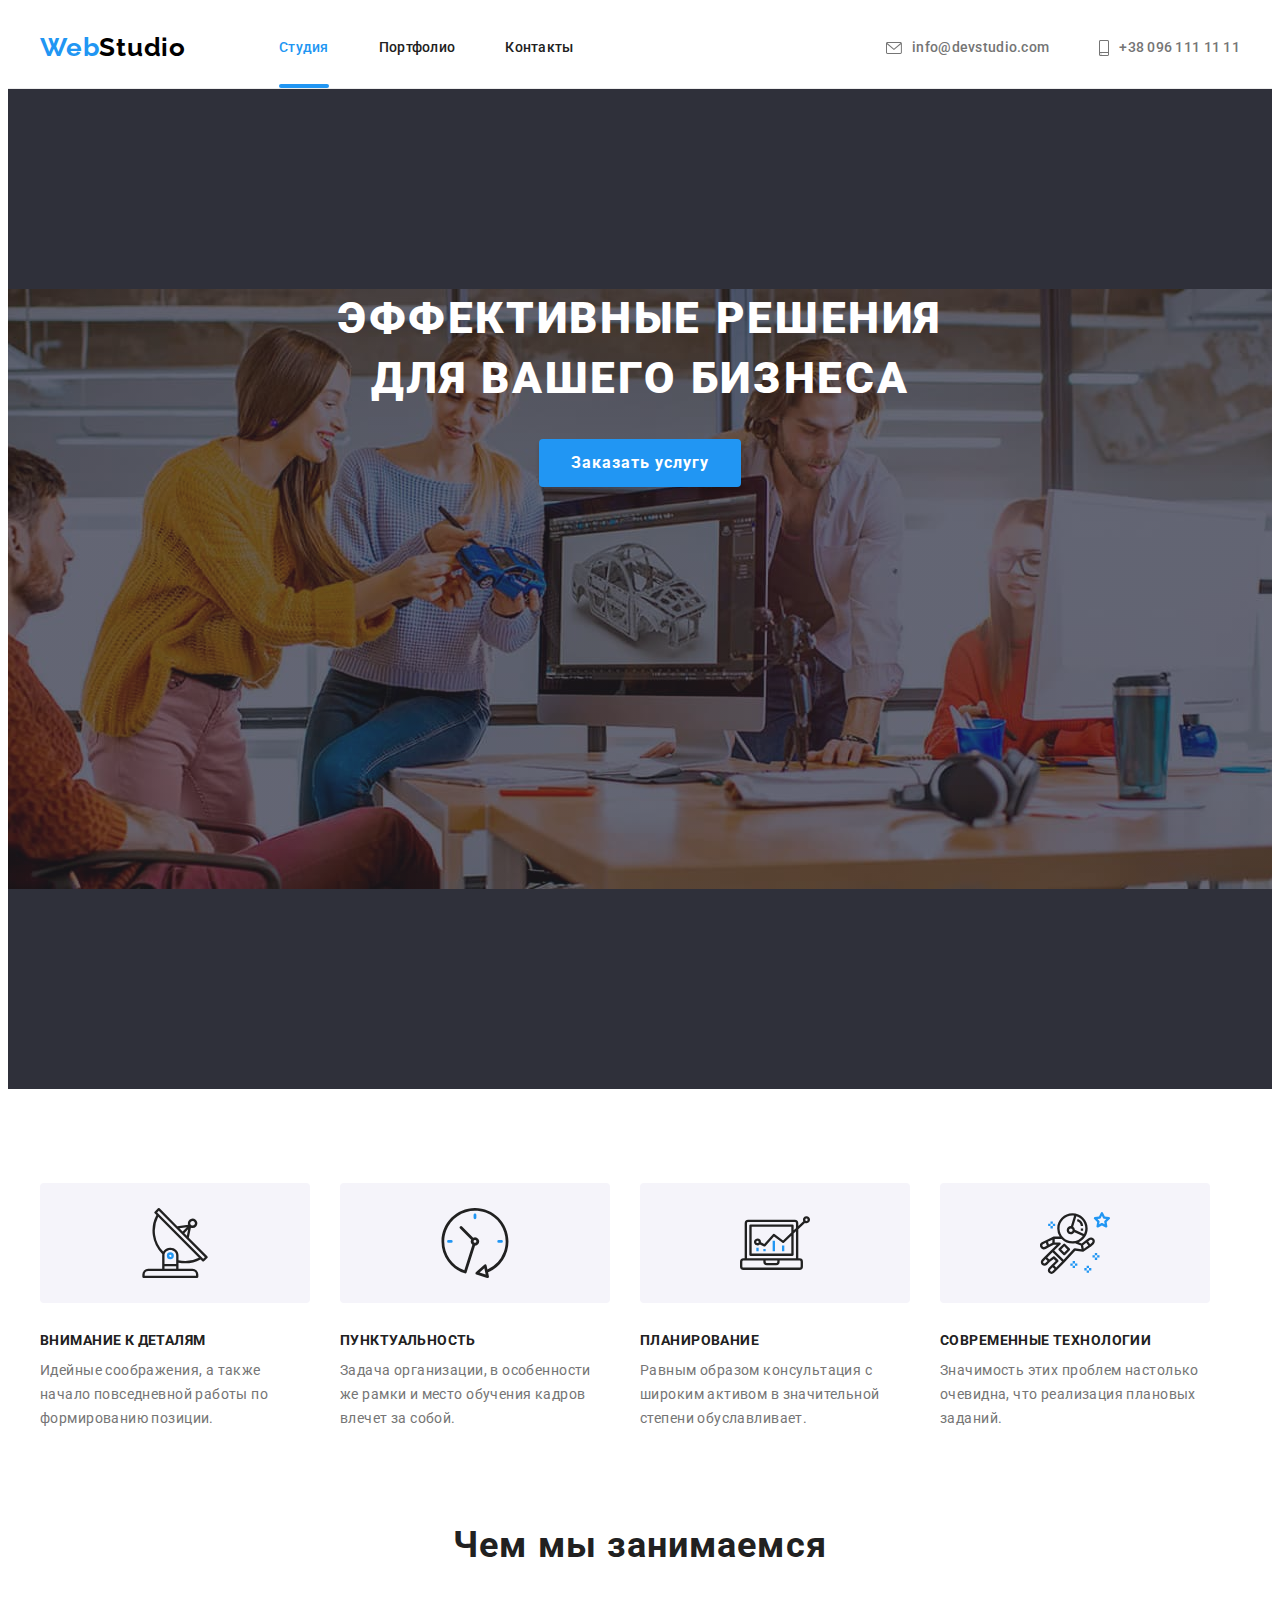
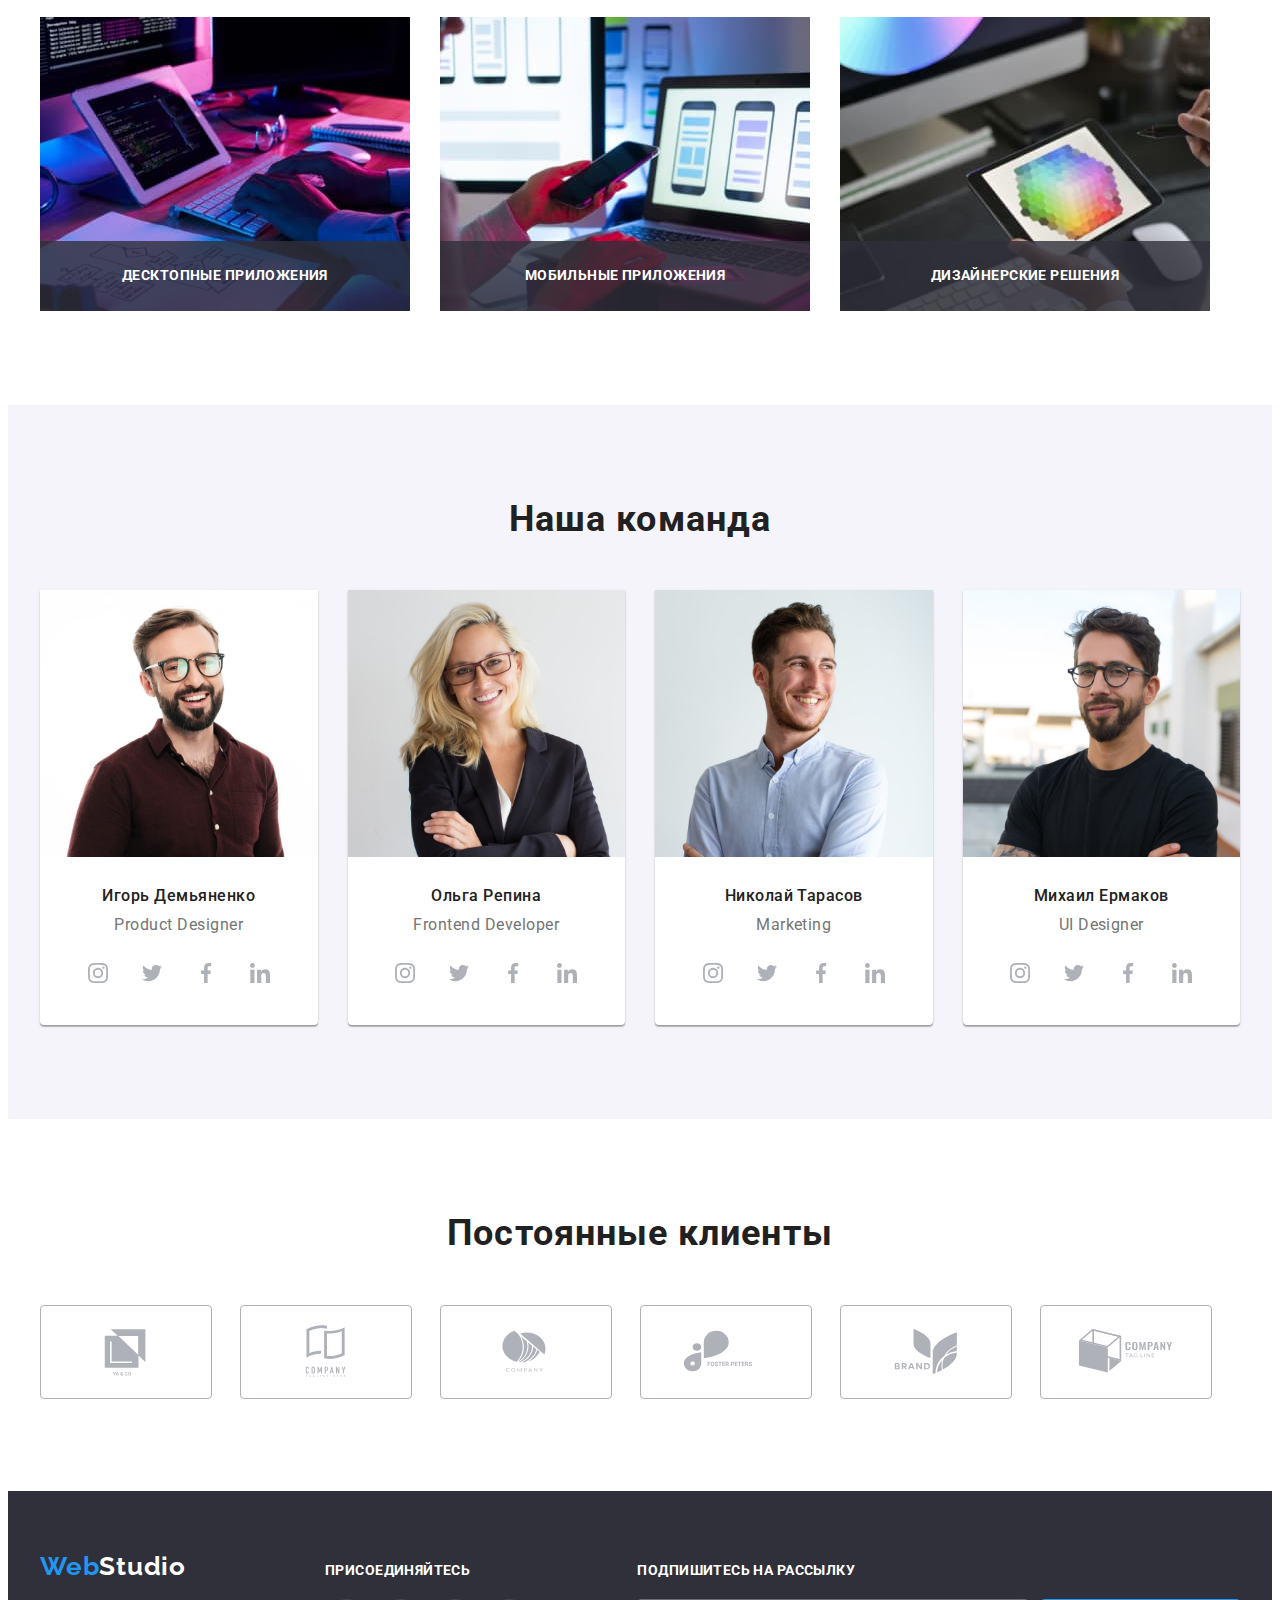
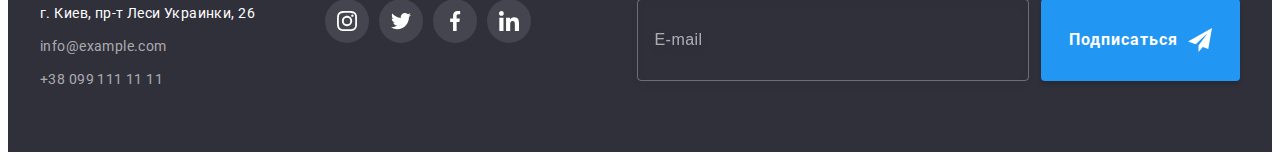
<file: index.html>
<!DOCTYPE html>
<html lang="ru">
  <head>
    <meta charset="UTF-8" />
    <meta http-equiv="X-UA-Compatible" content="IE=edge" />
    <meta name="viewport" content="width=device-width, initial-scale=1.0" />
    <link rel="preconnect" href="https://fonts.googleapis.com" />
    <link rel="preconnect" href="https://fonts.gstatic.com" crossorigin />
    <link
      href="https://fonts.googleapis.com/css2?family=Raleway:wght@700&family=Roboto:wght@400;500;700;900&display=swap"
      rel="stylesheet"
    />
    <link
      rel="stylesheet"
      href="https://cdnjs.cloudflare.com/ajax/libs/modern-normalize/1.1.0/modern-normalize.min.css"
      integrity="sha512-wpPYUAdjBVSE4KJnH1VR1HeZfpl1ub8YT/NKx4PuQ5NmX2tKuGu6U/JRp5y+Y8XG2tV+wKQpNHVUX03MfMFn9Q=="
      crossorigin="anonymous"
      referrerpolicy="no-referrer"
    />
    <link rel="stylesheet" href="./css/main.min.css" />
    <title>Web Studio</title>
  </head>
  <body>
    <header class="header">
      <div class="container header-section">
        <nav class="navigation">
          <a href="" class="logo header__logo link"
            >Web<span class="logo header__logo logo--black">Studio</span></a
          >
          <ul class="menu-list list">
            <li class="menu-list__item">
              <a href="" class="menu-list__link link current">Студия</a>
            </li>
            <li class="menu-list__item">
              <a href="./portfolio.html" class="menu-list__link link">Портфолио</a>
            </li>
            <li class="menu-list__item">
              <a href="" class="menu-list__link link">Контакты</a>
            </li>
          </ul>
        </nav>
        <ul class="contact-list list">
          <li class="contact-list__item">
            <a class="contact-list__mail link" href="mailto:info@devstudio.com">
              <svg class="contact-list__icon" width="16" height="12">
                <use href="./images/icons.svg#icon-letter"></use>
              </svg>
              info@devstudio.com</a
            >
          </li>
          <li class="contact-list__item">
            <a class="contact-list__tel link" href="tel:+380961111111">
              <svg class="contact-list__icon" width="10" height="16">
                <use href="./images/icons.svg#icon-smartphone"></use>
              </svg>
              +38 096 111 11 11</a
            >
          </li>
        </ul>
      </div>
    </header>
    <main>
      <section class="hero">
        <div class="container">
          <h1 class="hero__title">Эффективные решения для вашего бизнеса</h1>
          <button type="button" class="hero__btn btn" data-modal-open>Заказать услугу</button>
        </div>
      </section>
      <section class="features section">
        <div class="container">
          <h2 class="features__title">Особенности работы студии</h2>
          <ul class="features-list list">
            <li class="features-list__item">
              <div class="features-content">
                <svg class="features-content__icon" width="70" height="70">
                  <use href="./images/icons.svg#icon-antenna"></use>
                </svg>
              </div>
              <h3 class="features-content__title">Внимание к деталям</h3>
              <p class="features-content__text">
                Идейные соображения, а также начало повседневной работы по формированию позиции.
              </p>
            </li>
            <li class="features-list__item">
              <div class="features-content">
                <svg class="features-content__icon" width="70" height="70">
                  <use href="./images/icons.svg#icon-clock"></use>
                </svg>
              </div>
              <h3 class="features-content__title">Пунктуальность</h3>
              <p class="features-content__text">
                Задача организации, в особенности же рамки и место обучения кадров влечет за собой.
              </p>
            </li>
            <li class="features-list__item">
              <div class="features-content">
                <svg class="features-content__icon" width="70" height="70">
                  <use href="./images/icons.svg#icon-diagram"></use>
                </svg>
              </div>
              <h3 class="features-content__title">Планирование</h3>
              <p class="features-content__text">
                Равным образом консультация с широким активом в значительной степени обуславливает.
              </p>
            </li>
            <li class="features-list__item">
              <div class="features-content">
                <svg class="features-content__icon" width="70" height="70">
                  <use href="./images/icons.svg#icon-astronaut"></use>
                </svg>
              </div>
              <h3 class="features-content__title">Современные технологии</h3>
              <p class="features-content__text">
                Значимость этих проблем настолько очевидна, что реализация плановых заданий.
              </p>
            </li>
          </ul>
        </div>
      </section>
      <section class="working section">
        <div class="container">
          <h2 class="working__title">Чем мы занимаемся</h2>
          <ul class="working-list list">
            <li class="working-list__item">
              <img
                src="./images/img1.jpg"
                alt="процес разработки приложения"
                width="370"
                height="294"
              />
              <div class="working-list__label">
                <p class="working-list__text">Десктопные приложения</p>
              </div>
            </li>
            <li class="working-list__item">
              <img
                src="./images/img2.jpg"
                alt="процес разработки мобильного приложения"
                width="370"
                height="294"
              />
              <div class="working-list__label">
                <p class="working-list__text">Мобильные приложения</p>
              </div>
            </li>
            <li class="working-list__item">
              <img
                src="./images/img3.jpg"
                alt="выбор цветовой гаммы элемента продукта"
                width="370"
                height="294"
              />
              <div class="working-list__label">
                <p class="working-list__text">Дизайнерские решения</p>
              </div>
            </li>
          </ul>
        </div>
      </section>
      <section class="team section">
        <div class="container">
          <h2 class="team-title">Наша команда</h2>
          <ul class="team-list list">
            <li class="team-item">
              <img
                class="team-photo"
                src="./images/our_team1.jpg"
                alt="фото Игоря Демьяненко"
                width="270"
                height="260"
              />
              <h3 class="team-item-title">Игорь Демьяненко</h3>
              <p lang="en" class="team-item-text">Product Designer</p>
              <ul class="team-social-list list">
                <li class="team-social-item">
                  <a href="" class="team-social-link">
                    <svg class="team-social-svg" width="20" height="20">
                      <use href="./images/icons.svg#icon-instagram"></use>
                    </svg>
                  </a>
                </li>
                <li class="team-social-item">
                  <a href="" class="team-social-link">
                    <svg class="team-social-svg" width="20" height="20">
                      <use href="./images/icons.svg#icon-twitter"></use>
                    </svg>
                  </a>
                </li>
                <li class="team-social-item">
                  <a href="" class="team-social-link">
                    <svg class="team-social-svg" width="20" height="20">
                      <use href="./images/icons.svg#icon-facebook"></use>
                    </svg>
                  </a>
                </li>
                <li class="team-social-item">
                  <a href="" class="team-social-link">
                    <svg class="team-social-svg" width="20" height="20">
                      <use href="./images/icons.svg#icon-linkedin"></use>
                    </svg>
                  </a>
                </li>
              </ul>
            </li>
            <li class="team-item">
              <img
                class="team-photo"
                src="./images/our_team2.jpg"
                alt="фото Ольги Репиной"
                width="270"
                height="260"
              />
              <h3 class="team-item-title">Ольга Репина</h3>
              <p lang="en" class="team-item-text">Frontend Developer</p>
              <ul class="team-social-list list">
                <li class="team-social-item">
                  <a href="" class="team-social-link">
                    <svg class="team-social-svg" width="20" height="20">
                      <use href="./images/icons.svg#icon-instagram"></use>
                    </svg>
                  </a>
                </li>
                <li class="team-social-item">
                  <a href="" class="team-social-link">
                    <svg class="team-social-svg" width="20" height="20">
                      <use href="./images/icons.svg#icon-twitter"></use>
                    </svg>
                  </a>
                </li>
                <li class="team-social-item">
                  <a href="" class="team-social-link">
                    <svg class="team-social-svg" width="20" height="20">
                      <use href="./images/icons.svg#icon-facebook"></use>
                    </svg>
                  </a>
                </li>
                <li class="team-social-item">
                  <a href="" class="team-social-link">
                    <svg class="team-social-svg" width="20" height="20">
                      <use href="./images/icons.svg#icon-linkedin"></use>
                    </svg>
                  </a>
                </li>
              </ul>
            </li>
            <li class="team-item">
              <img
                class="team-photo"
                src="./images/our_team3.jpg"
                alt="фото Николая Тарасова"
                width="270"
                height="260"
              />
              <h3 class="team-item-title">Николай Тарасов</h3>
              <p lang="en" class="team-item-text">Marketing</p>
              <ul class="team-social-list list">
                <li class="team-social-item">
                  <a href="" class="team-social-link">
                    <svg class="team-social-svg" width="20" height="20">
                      <use href="./images/icons.svg#icon-instagram"></use>
                    </svg>
                  </a>
                </li>
                <li class="team-social-item">
                  <a href="" class="team-social-link">
                    <svg class="team-social-svg" width="20" height="20">
                      <use href="./images/icons.svg#icon-twitter"></use>
                    </svg>
                  </a>
                </li>
                <li class="team-social-item">
                  <a href="" class="team-social-link">
                    <svg class="team-social-svg" width="20" height="20">
                      <use href="./images/icons.svg#icon-facebook"></use>
                    </svg>
                  </a>
                </li>
                <li class="team-social-item">
                  <a href="" class="team-social-link">
                    <svg class="team-social-svg" width="20" height="20">
                      <use href="./images/icons.svg#icon-linkedin"></use>
                    </svg>
                  </a>
                </li>
              </ul>
            </li>
            <li class="team-item">
              <img
                class="team-photo"
                src="./images/our_team4.jpg"
                alt="фото Михаила Ермакова"
                width="270"
                height="260"
              />
              <h3 class="team-item-title">Михаил Ермаков</h3>
              <p lang="en" class="team-item-text">UI Designer</p>
              <ul class="team-social-list list">
                <li class="team-social-item">
                  <a href="" class="team-social-link">
                    <svg class="team-social-svg" width="20" height="20">
                      <use href="./images/icons.svg#icon-instagram"></use>
                    </svg>
                  </a>
                </li>
                <li class="team-social-item">
                  <a href="" class="team-social-link">
                    <svg class="team-social-svg" width="20" height="20">
                      <use href="./images/icons.svg#icon-twitter"></use>
                    </svg>
                  </a>
                </li>
                <li class="team-social-item">
                  <a href="" class="team-social-link">
                    <svg class="team-social-svg" width="20" height="20">
                      <use href="./images/icons.svg#icon-facebook"></use>
                    </svg>
                  </a>
                </li>
                <li class="team-social-item">
                  <a href="" class="team-social-link">
                    <svg class="team-social-svg" width="20" height="20">
                      <use href="./images/icons.svg#icon-linkedin"></use>
                    </svg>
                  </a>
                </li>
              </ul>
            </li>
          </ul>
        </div>
      </section>
      <section class="clients section">
        <div class="container">
          <h2 class="clients__title">Постоянные клиенты</h2>
          <ul class="clients-list list">
            <li class="clients-list__item">
              <a href="" class="clients-list__link">
                <svg class="clients-list__icon" width="106" height="60">
                  <use href="./images/icons.svg#icon-clients1"></use>
                </svg>
              </a>
            </li>
            <li class="clients-list__item">
              <a href="" class="clients-list__link">
                <svg class="clients-list__icon" width="106" height="60">
                  <use href="./images/icons.svg#icon-clients2"></use>
                </svg>
              </a>
            </li>
            <li class="clients-list__item">
              <a href="" class="clients-list__link">
                <svg class="clients-list__icon" width="106" height="60">
                  <use href="./images/icons.svg#icon-clients3"></use>
                </svg>
              </a>
            </li>
            <li class="clients-list__item">
              <a href="" class="clients-list__link">
                <svg class="clients-list__icon" width="106" height="60">
                  <use href="./images/icons.svg#icon-clients4"></use>
                </svg>
              </a>
            </li>
            <li class="clients-list__item">
              <a href="" class="clients-list__link">
                <svg class="clients-list__icon" width="106" height="60">
                  <use href="./images/icons.svg#icon-clients5"></use>
                </svg>
              </a>
            </li>
            <li class="clients-list__item">
              <a href="" class="clients-list__link">
                <svg class="clients-list__icon" width="106" height="60">
                  <use href="./images/icons.svg#icon-clients6"></use>
                </svg>
              </a>
            </li>
          </ul>
        </div>
      </section>
    </main>
    <footer class="footer">
      <div class="container footer-container">
        <div class="footer-adress-section">
          <a href=" " class="logo footer__logo link"
            >Web<span class="logo footer__logo logo--white studio">Studio</span></a
          >
          <address class="footer-contacts">
            <ul class="footer-contact-list list">
              <li class="footer-contact-item">
                <a
                  class="footer-adress link"
                  href="https://goo.gl/maps/MFCcc29Dd1iXqdY96"
                  target="_blank"
                  rel="noopener noindex nofollow"
                >
                  г. Киев, пр-т Леси Украинки, 26</a
                >
              </li>
              <li class="footer-contact-item">
                <a class="footer-mail link" href="mailto:info@example.com">info@example.com</a>
              </li>
              <li class="footer-contact-item">
                <a class="footer-tel link" href="+380991111111">+38 099 111 11 11</a>
              </li>
            </ul>
          </address>
        </div>
        <div class="footer-soc-section">
          <h3 class="footer-soc-section-title">присоединяйтесь</h3>
          <ul class="footer-soc-list list">
            <li class="footer-soc-item">
              <a href="" class="footer-soc-link">
                <svg class="footer-soc-svg" width="20" height="20">
                  <use href="./images/icons.svg#icon-instagram"></use>
                </svg>
              </a>
            </li>
            <li class="footer-soc-item">
              <a href="" class="footer-soc-link">
                <svg class="footer-soc-svg" width="20" height="20">
                  <use href="./images/icons.svg#icon-twitter"></use>
                </svg>
              </a>
            </li>
            <li class="footer-soc-item">
              <a href="" class="footer-soc-link">
                <svg class="footer-soc-svg" width="20" height="20">
                  <use href="./images/icons.svg#icon-facebook"></use>
                </svg>
              </a>
            </li>
            <li class="footer-soc-item">
              <a href="" class="footer-soc-link">
                <svg class="footer-soc-svg" width="20" height="20">
                  <use href="./images/icons.svg#icon-linkedin"></use>
                </svg>
              </a>
            </li>
          </ul>
        </div>

        <form class="footer-subcribe" name="footer-form" autocomplete="on">
          <p class="footer-form-title">Подпишитесь на рассылку</p>
          <div class="footer-form-wrap">
            <input class="footer-input" name="email" type="email" placeholder="E-mail" />
            <button type="submit" class="footer-subcribe-btn btn">
              Подписаться
              <svg class="footer-form-svg" width="24" height="24">
                <use href="./images/icons.svg#icon-send"></use>
              </svg>
            </button>
          </div>
        </form>
      </div>
    </footer>

    <div class="backdrop is-hidden" data-modal>
      <div class="modal">
        <button type="button" class="modal-close-btn" data-modal-close>
          <svg class="modal-close-svg" width="18" height="18">
            <use href="./images/icons.svg#icon-close"></use>
          </svg>
        </button>

        <p class="modal-title">Оставьте свои данные, мы вам перезвоним</p>
        <form class="modal-form">
          <div class="modal-field">
            <label class="modal-label" for="user-name">Имя</label>
            <div class="modal-input-wrap">
              <input class="modal-input" type="text" name="user-name" id="user-name" />
              <svg class="input-svg" width="18" height="18 ">
                <use href="./images/icons.svg#icon-person"></use>
              </svg>
            </div>
          </div>

          <div class="modal-field">
            <label class="modal-label" for="user-tel">Телефон</label>
            <div class="modal-input-wrap">
              <input class="modal-input" type="tel" name="user-tel" id="user-tel" />
              <svg class="input-svg" width="18" height="18 ">
                <use href="./images/icons.svg#icon-phone-black"></use>
              </svg>
            </div>
          </div>

          <div class="modal-field">
            <label class="modal-label" for="user-email">Почта</label>
            <div class="modal-input-wrap">
              <input class="modal-input" type="email" name="user-email" id="user-email" />
              <svg class="input-svg" width="18" height="18 ">
                <use href="./images/icons.svg#icon-email-black"></use>
              </svg>
            </div>
          </div>

          <div class="modal-field comment">
            <label class="modal-label" for="user-text">Комментарий</label>
            <textarea
              class="modal-user-text"
              name="user-text"
              placeholder="Введите текст"
              id="user-text"
            ></textarea>
          </div>

          <label class="form-chek">
            <input class="input-check" type="checkbox" name="consensus" />
            <span class="icon-blank"></span>
            <span class="check-text"> Соглашаюсь с рассылкой и принимаю&nbsp;</span>
            <a href="" class="contract-link">Условия договора</a>
          </label>
          <button type="submit" class="send-btn btn">Отправить</button>
        </form>
      </div>
    </div>
    <script src="./js/modal.js"></script>
  </body>
</html>
</file>
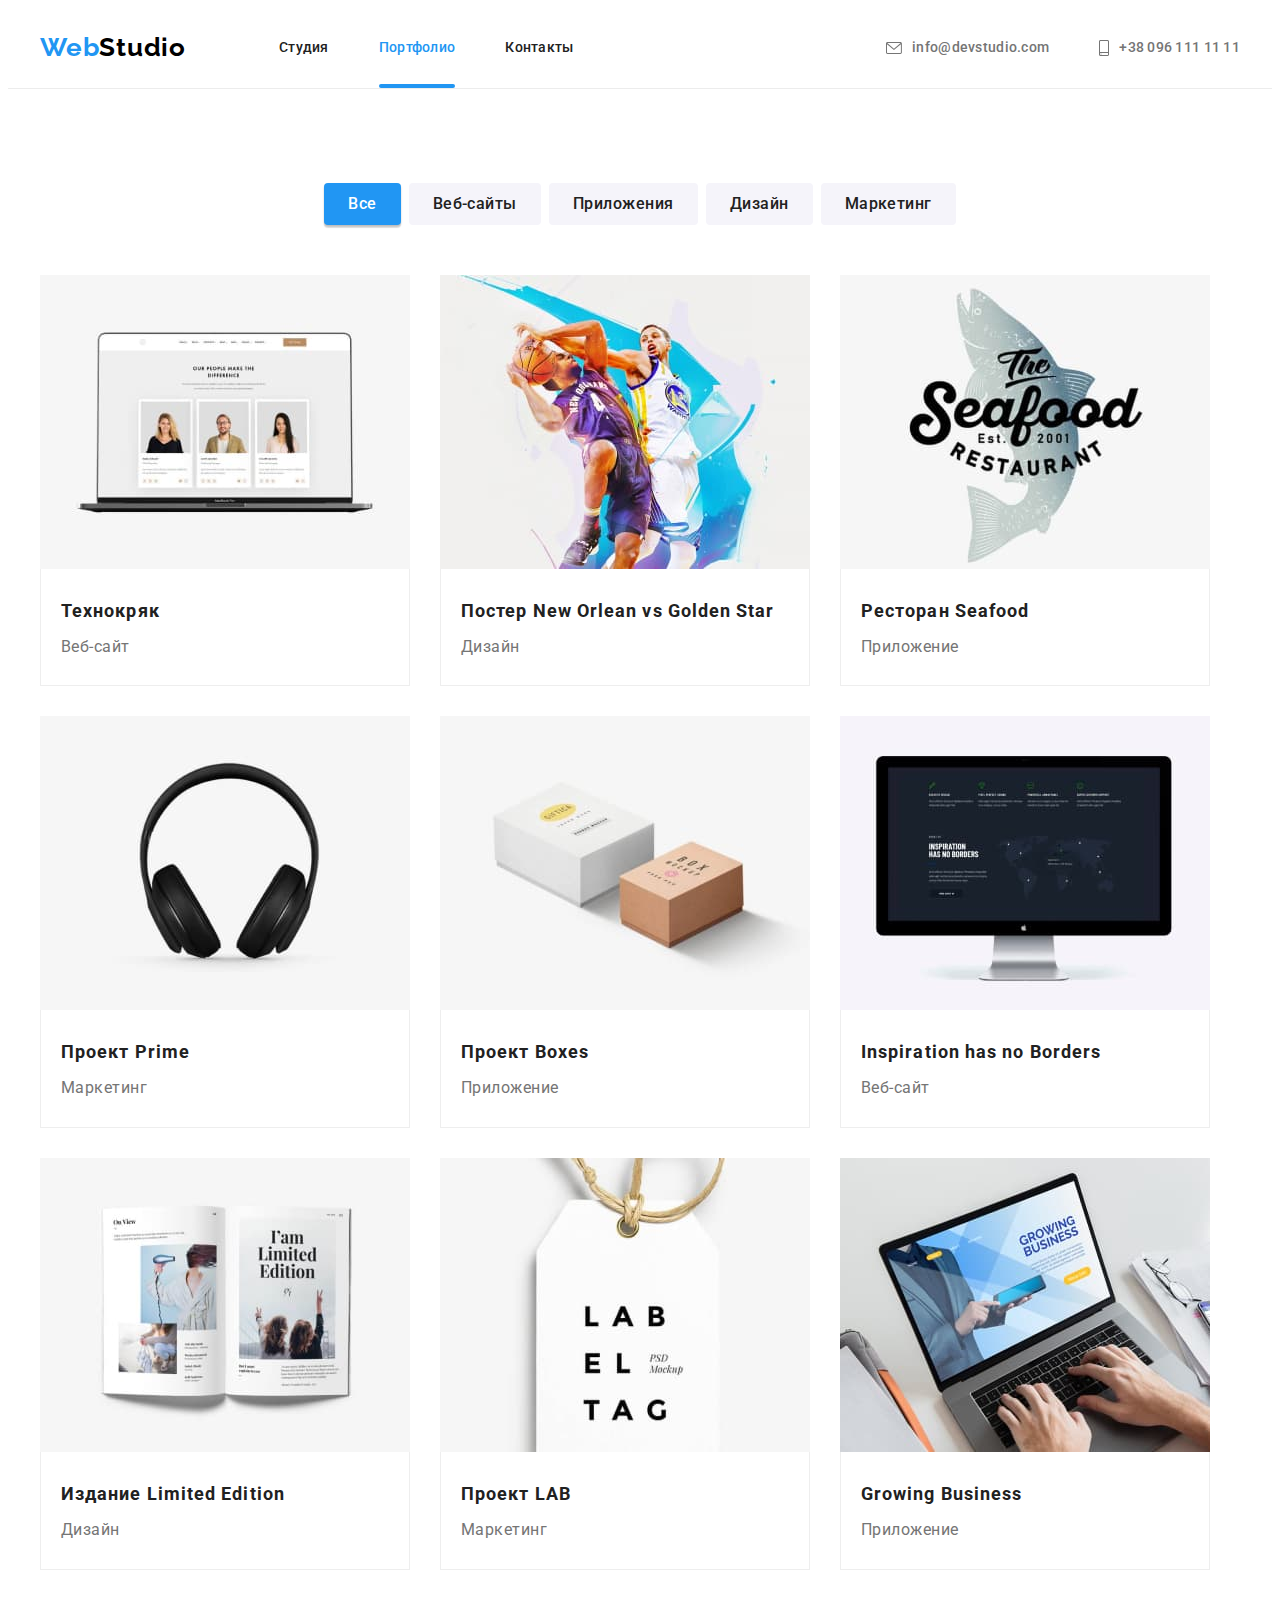
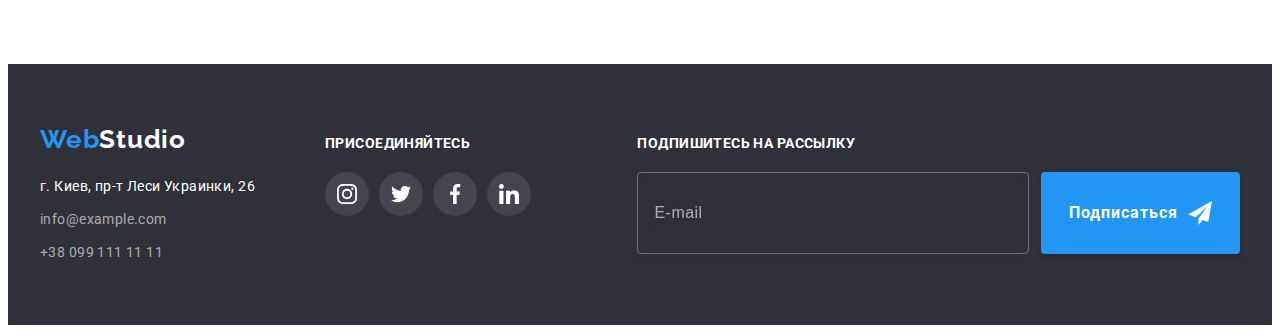
<file: portfolio.html>
<!DOCTYPE html>
<html lang="ru">
  <head>
    <meta charset="UTF-8" />
    <meta http-equiv="X-UA-Compatible" content="IE=edge" />
    <meta name="viewport" content="width=device-width, initial-scale=1.0" />
    <link rel="preconnect" href="https://fonts.googleapis.com" />
    <link rel="preconnect" href="https://fonts.gstatic.com" crossorigin />
    <link
      href="https://fonts.googleapis.com/css2?family=Raleway:wght@700&family=Roboto:wght@400;500;700;900&display=swap"
      rel="stylesheet"
    />
    <link
      rel="stylesheet"
      href="https://cdnjs.cloudflare.com/ajax/libs/modern-normalize/1.1.0/modern-normalize.min.css"
      integrity="sha512-wpPYUAdjBVSE4KJnH1VR1HeZfpl1ub8YT/NKx4PuQ5NmX2tKuGu6U/JRp5y+Y8XG2tV+wKQpNHVUX03MfMFn9Q=="
      crossorigin="anonymous"
      referrerpolicy="no-referrer"
    />
    <link rel="stylesheet" href="./css/main.min.css" />
    <title>Portfolio</title>
  </head>
  <body>
    <header class="header">
      <div class="container header-section">
        <nav class="navigation">
          <a href="" class="logo header__logo link"
            >Web<span class="logo header__logo logo--black">Studio</span></a
          >

          <ul class="menu-list list">
            <li class="menu-list__item">
              <a href="./index.html" class="menu-list__link link">Студия</a>
            </li>
            <li class="menu-list__item">
              <a href="" class="menu-list__link link current">Портфолио</a>
            </li>
            <li class="menu-list__item">
              <a href="" class="menu-list__link link">Контакты</a>
            </li>
          </ul>
        </nav>
        <ul class="contact-list list">
          <li class="contact-list__item">
            <a class="contact-list__mail link" href="mailto:info@devstudio.com">
              <svg class="contact-list__icon" width="16" height="12">
                <use href="./images/icons.svg#icon-letter"></use>
              </svg>
              info@devstudio.com
            </a>
          </li>
          <li class="contact-list__item">
            <a class="contact-list__tel link" href="tel:+380961111111"
              ><svg class="contact-list__icon" width="10" height="16">
                <use href="./images/icons.svg#icon-smartphone"></use>
              </svg>
              +38 096 111 11 11</a
            >
          </li>
        </ul>
      </div>
    </header>
    <main>
      <section class="project-filters section">
        <div class="container">
          <h1 class="project-filters-title">Фильтр проектов</h1>
          <ul class="button-list list">
            <li class="button-list__item">
              <button
                class="button-list__btn button-list__btn--first btn btn--text-style"
                type="button"
              >
                Все
              </button>
            </li>
            <li class="button-list__item">
              <button
                class="button-list__btn btn btn--light btn--shadow btn--text-style"
                type="button"
              >
                Веб-сайты
              </button>
            </li>
            <li class="button-list__item">
              <button
                class="button-list__btn btn btn--light btn--shadow btn--text-style"
                type="button"
              >
                Приложения
              </button>
            </li>
            <li class="button-list__item">
              <button
                class="button-list__btn btn btn--light btn--shadow btn--text-style"
                type="button"
              >
                Дизайн
              </button>
            </li>
            <li class="button-list__item">
              <button
                class="button-list__btn btn btn--light btn--shadow btn--text-style"
                type="button"
              >
                Маркетинг
              </button>
            </li>
          </ul>
          <ul class="project-list list">
            <li class="project-list-item">
              <a href="" class="project-link link">
                <div class="project-description">
                  <img
                    src="./images/project1.jpg"
                    alt="образец сайта"
                    width="370"
                    height="294"
                    class="project-img"
                  />
                  <div class="project-overlay">
                    <p class="project-overlay-text">
                      Ресурс предлагает комплексные предложения с разным уровнем функционала и
                      сервисов. Все это позволит посетителю получить исчерпывающие сведения о
                      компании или частном лице.
                    </p>
                  </div>
                </div>
                <div class="card-text">
                  <h2 class="project-list-title">Технокряк</h2>
                  <p class="project-list-text">Веб-сайт</p>
                </div>
              </a>
            </li>

            <li class="project-list-item">
              <a href="" class="project-link link">
                <div class="project-description">
                  <img
                    src="./images/project2.jpg"
                    alt="игра в баскетбол"
                    width="370"
                    height="294"
                    class="project-img"
                  />
                  <div class="project-overlay">
                    <p class="project-overlay-text">
                      Ресурс предлагает комплексные предложения с разным уровнем функционала и
                      сервисов. Все это позволит посетителю получить исчерпывающие сведения о
                      компании или частном лице.
                    </p>
                  </div>
                </div>
                <div class="card-text">
                  <h2 class="project-list-title">
                    Постер <span lang="en">New Orlean vs Golden Star</span>
                  </h2>
                  <p class="project-list-text">Дизайн</p>
                </div>
              </a>
            </li>

            <li class="project-list-item">
              <a href="" class="project-link link">
                <div class="project-description">
                  <img
                    src="./images/project3.jpg"
                    alt="лого ресторана"
                    width="370"
                    height="294"
                    class="project-img"
                  />
                  <div class="project-overlay">
                    <p class="project-overlay-text">
                      Ресурс предлагает комплексные предложения с разным уровнем функционала и
                      сервисов. Все это позволит посетителю получить исчерпывающие сведения о
                      компании или частном лице.
                    </p>
                  </div>
                </div>
                <div class="card-text">
                  <h2 class="project-list-title">Ресторан <span lang="en">Seafood</span></h2>
                  <p class="project-list-text">Приложение</p>
                </div>
              </a>
            </li>

            <li class="project-list-item">
              <a href="" class="project-link link">
                <div class="project-description">
                  <img
                    src="./images/project4.jpg"
                    alt="наушники"
                    width="370"
                    height="294"
                    class="project-img"
                  />
                  <div class="project-overlay">
                    <p class="project-overlay-text">
                      Ресурс предлагает комплексные предложения с разным уровнем функционала и
                      сервисов. Все это позволит посетителю получить исчерпывающие сведения о
                      компании или частном лице.
                    </p>
                  </div>
                </div>
                <div class="card-text">
                  <h2 class="project-list-title">Проект <span lang="en">Prime</span></h2>
                  <p class="project-list-text">Маркетинг</p>
                </div>
              </a>
            </li>

            <li class="project-list-item">
              <a href="" class="project-link link">
                <div class="project-description">
                  <img
                    src="./images/project5.jpg"
                    alt="две коробки"
                    width="370"
                    height="294"
                    class="project-img"
                  />
                  <div class="project-overlay">
                    <p class="project-overlay-text">
                      Ресурс предлагает комплексные предложения с разным уровнем функционала и
                      сервисов. Все это позволит посетителю получить исчерпывающие сведения о
                      компании или частном лице.
                    </p>
                  </div>
                </div>
                <div class="card-text">
                  <h2 class="project-list-title">Проект <span lang="en">Boxes</span></h2>
                  <p class="project-list-text">Приложение</p>
                </div>
              </a>
            </li>

            <li class="project-list-item">
              <a href="" class="project-link link">
                <div class="project-description">
                  <img
                    src="./images/project6.jpg"
                    alt="изображение веб-сайта на мониторе"
                    width="370"
                    height="294"
                    class="project-img"
                  />
                  <div class="project-overlay">
                    <p class="project-overlay-text">
                      Ресурс предлагает комплексные предложения с разным уровнем функционала и
                      сервисов. Все это позволит посетителю получить исчерпывающие сведения о
                      компании или частном лице.
                    </p>
                  </div>
                </div>
                <div class="card-text">
                  <h2 lang="en" class="project-list-title">Inspiration has no Borders</h2>
                  <p class="project-list-text">Веб-сайт</p>
                </div>
              </a>
            </li>

            <li class="project-list-item">
              <a href="" class="project-link link">
                <div class="project-description">
                  <img
                    src="./images/project7.jpg"
                    alt="разворот страниц журнала"
                    width="370"
                    height="294"
                    class="project-img"
                  />
                  <div class="project-overlay">
                    <p class="project-overlay-text">
                      Ресурс предлагает комплексные предложения с разным уровнем функционала и
                      сервисов. Все это позволит посетителю получить исчерпывающие сведения о
                      компании или частном лице.
                    </p>
                  </div>
                </div>
                <div class="card-text">
                  <h2 class="project-list-title">Издание <span lang="en">Limited Edition</span></h2>
                  <p class="project-list-text">Дизайн</p>
                </div>
              </a>
            </li>

            <li class="project-list-item">
              <a href="" class="project-link link">
                <div class="project-description">
                  <img
                    src="./images/project8.jpg"
                    alt="бирка с лого"
                    width="370"
                    height="294"
                    class="project-img"
                  />
                  <div class="project-overlay">
                    <p class="project-overlay-text">
                      Ресурс предлагает комплексные предложения с разным уровнем функционала и
                      сервисов. Все это позволит посетителю получить исчерпывающие сведения о
                      компании или частном лице.
                    </p>
                  </div>
                </div>
                <div class="card-text">
                  <h2 class="project-list-title">Проект <span lang="en">LAB</span></h2>
                  <p class="project-list-text">Маркетинг</p>
                </div>
              </a>
            </li>

            <li class="project-list-item">
              <a href="" class="project-link link">
                <div class="project-description">
                  <img
                    src="./images/project9.jpg"
                    alt="работа с приложением на ноутбуке"
                    width="370"
                    height="294"
                    class="project-img"
                  />
                  <div class="project-overlay">
                    <p class="project-overlay-text">
                      Ресурс предлагает комплексные предложения с разным уровнем функционала и
                      сервисов. Все это позволит посетителю получить исчерпывающие сведения о
                      компании или частном лице.
                    </p>
                  </div>
                </div>
                <div class="card-text">
                  <h2 lang="en" class="project-list-title">Growing Business</h2>
                  <p class="project-list-text">Приложение</p>
                </div>
              </a>
            </li>
          </ul>
        </div>
      </section>
    </main>
    <footer class="footer">
      <div class="container footer-container">
        <div class="footer-adress-section">
          <a href=" " class="logo footer__logo link"
            >Web<span class="logo footer__logo logo--white studio">Studio</span></a
          >
          <address class="footer-contacts">
            <ul class="footer-contact-list list">
              <li class="footer-contact-item">
                <a
                  class="footer-adress link"
                  href="https://goo.gl/maps/MFCcc29Dd1iXqdY96"
                  target="_blank"
                  rel="noopener noindex nofollow"
                >
                  г. Киев, пр-т Леси Украинки, 26</a
                >
              </li>
              <li class="footer-contact-item">
                <a class="footer-mail link" href="mailto:info@example.com">info@example.com</a>
              </li>
              <li class="footer-contact-item">
                <a class="footer-tel link" href="+380991111111">+38 099 111 11 11</a>
              </li>
            </ul>
          </address>
        </div>
        <div class="footer-soc-section">
          <h3 class="footer-soc-section-title">присоединяйтесь</h3>
          <ul class="footer-soc-list list">
            <li class="footer-soc-item">
              <a href="" class="footer-soc-link">
                <svg class="footer-soc-svg" width="20" height="20">
                  <use href="./images/icons.svg#icon-instagram"></use>
                </svg>
              </a>
            </li>
            <li class="footer-soc-item">
              <a href="" class="footer-soc-link">
                <svg class="footer-soc-svg" width="20" height="20">
                  <use href="./images/icons.svg#icon-twitter"></use>
                </svg>
              </a>
            </li>
            <li class="footer-soc-item">
              <a href="" class="footer-soc-link">
                <svg class="footer-soc-svg" width="20" height="20">
                  <use href="./images/icons.svg#icon-facebook"></use>
                </svg>
              </a>
            </li>
            <li class="footer-soc-item">
              <a href="" class="footer-soc-link">
                <svg class="footer-soc-svg" width="20" height="20">
                  <use href="./images/icons.svg#icon-linkedin"></use>
                </svg>
              </a>
            </li>
          </ul>
        </div>

        <form class="footer-subcribe" name="footer-form" autocomplete="on">
          <p class="footer-form-title">Подпишитесь на рассылку</p>
          <div class="footer-form-wrap">
            <input class="footer-input" name="email" type="email" placeholder="E-mail" />
            <button type="submit" class="footer-subcribe-btn btn">
              Подписаться
              <svg class="footer-form-svg" width="24" height="24">
                <use href="./images/icons.svg#icon-send"></use>
              </svg>
            </button>
          </div>
        </form>
      </div>
    </footer>
  </body>
</html>
</file>
<file: css/main.min.css>
:root{--background-white: #ffffff;--text-white: #ffffff;--hero-background-color: #2f303a;--footer-backround-color: #2f303a;--hover-and-focus-color: #2196f3;--main-color: #212121;--main-text-color: #757575;--main-btn-color: #f5f4fa;--second-btn-color: #188ce8;--black-color: #000000;--second-background-color: #f5f4fa;--header-border-color: #ececec;--card-border-color: #eeeeee;--clients-border-color: #afb1b8;--clients-svg-color: #afb1b8;--team-social-svg-color: #afb1b8;--backdrop-bg-color: rgba(0, 0, 0, 0.2);--main-transition: 250ms cubic-bezier(0.4, 0, 0.2, 1);--main-font-size: 14px}p,h1,h2,h3,h4,h5,h6,ul{margin:0;padding:0}img{display:block;width:100%;height:auto}body{font-family:"Roboto",sans-serif;color:var(--main-color);background-color:var(--background-white);font-size:14px}.link{text-decoration:none}.list{list-style:none}.features__title,.project-filters-title{visibility:hidden;position:absolute;white-space:nowrap;width:1px;height:1px;overflow:hidden;border:0;padding:0;clip:rect(0 0 0 0);clip-path:inset(50%);margin:-1px}.container{width:1200px;padding-left:15px;padding-right:15px;margin:0 auto}.section{padding-top:94px;padding-bottom:94px}.btn{font-family:inherit;font-weight:700;font-size:16px;line-height:1.8;letter-spacing:.06em;color:var(--text-white);background-color:var(--hover-and-focus-color);cursor:pointer;border-radius:4px;box-shadow:0px 4px 4px rgba(0,0,0,.15)}.btn--light{color:var(--main-color);background-color:var(--main-btn-color)}.btn--shadow{box-shadow:none}.btn--text-style{font-weight:500;line-height:1.6;letter-spacing:.03em}.logo{font-family:"Raleway",sans-serif;font-weight:700;font-size:26px;line-height:1.19;letter-spacing:.03em;color:var(--hover-and-focus-color)}.logo--black{color:var(--black-color)}.logo--white{color:var(--text-white)}.backdrop{position:fixed;width:100%;height:100%;top:0;left:0;background-color:var(--backdrop-bg-color);transition:opacity var(--main-transition),visibility var(--main-transition)}.modal{width:528px;min-height:581px;padding:40px 40px;background-color:var(--background-white);border-radius:4px;box-shadow:0px 1px 3px rgba(0,0,0,.12),0px 1px 1px rgba(0,0,0,.14),0px 2px 1px rgba(0,0,0,.2);position:absolute;top:50%;left:50%;transform:translate(-50%, -50%) scale(1);transition:transform var(--main-transition),opacity var(--main-transition)}.backdrop.is-hidden .modal{opacity:0;transform:translate(-50%, -50%) scale(1.1)}.is-hidden{visibility:hidden;opacity:0;pointer-events:none}.modal-close-btn{position:absolute;top:8px;right:8px;width:30px;height:30px;border-radius:50%;border:1px solid rgba(0,0,0,.1);color:var(--black-color);background-color:var(--background-white);cursor:pointer;outline:none;display:flex;justify-content:center;align-items:center;transition:color var(--main-transition)}.modal-close-btn:hover,.modal-close-btn:focus{color:var(--hover-and-focus-color)}.modal-close-svg{fill:currentColor}.modal-field{margin-bottom:10px}.comment{margin-bottom:20px}.modal-title{font-weight:700;font-size:20px;line-height:1.15;text-align:center;letter-spacing:.03em;margin-bottom:12px}.modal-label{font-size:12px;line-height:1.16;letter-spacing:.01em;color:var(--main-text-color);display:block;margin-bottom:4px}.modal-user-text{line-height:1.14;letter-spacing:.01em;width:100%;height:120px;border:1px solid rgba(33,33,33,.2);border-radius:4px;padding:12px 16px;resize:none;outline:none;transition:border-color var(--main-transition)}.modal-user-text::placeholder{font-size:12px;line-height:1.16;color:rgba(117,117,117,.5)}.modal-user-text:hover,.modal-user-text:focus{border-color:var(--hover-and-focus-color)}.modal-input{width:100%;height:40px;padding-left:42px;border:1px solid rgba(33,33,33,.2);border-radius:4px;outline:none;transition:border-color var(--main-transition)}.modal-input:hover,.modal-input:focus{border-color:var(--hover-and-focus-color)}.modal-input-wrap{position:relative}.input-svg{position:absolute;left:12px;top:50%;transform:translateY(-50%);transition:fill var(--main-transition)}.modal-input:hover+.input-svg,.modal-input:focus+.input-svg{fill:var(--hover-and-focus-color)}.form-chek{display:flex;justify-content:center;align-items:center;margin-bottom:30px}.input-check{-webkit-appearance:none;-moz-appearance:none;appearance:none}.check-text{line-height:1.71;letter-spacing:.03em;color:var(--main-text-color)}.contract-link{font-weight:400;font-size:14px;line-height:1.71;letter-spacing:.03em;color:var(--hover-and-focus-color)}.icon-blank{display:inline-block;width:16px;height:15px;margin-right:8.4px;border:2px solid var(--main-color);border-radius:2px;cursor:pointer;background-color:var(--background-white);transition:background-color var(--main-transition),border-color var(--main-transition)}.input-check:hover+.icon-blank,.input-check:focus+.icon-blank{border-color:var(--hover-and-focus-color)}.input-check:checked+.icon-blank{background-origin:border-box;border-color:var(--hover-and-focus-color);background-color:var(--hover-and-focus-color);background-image:url(../images/icon-check.svg);background-position:center;background-size:contain}.send-btn{display:block;text-align:center;padding:10px 55px;margin-left:auto;margin-right:auto;border:none;transition:background-color var(--main-transition)}.send-btn:hover,.send-btn:focus{background-color:var(--second-btn-color)}.header{background-color:var(--background-white);border-bottom:1px solid var(--header-border-color)}.header__logo{padding-top:24px;padding-bottom:25px}.header-section,.navigation{display:flex;align-items:center}.menu-list{display:flex;margin-left:93px;text-align:center}.menu-list__item:not(:last-child){margin-right:50px}.menu-list__link{position:relative;font-weight:500;font-size:14px;line-height:1.14;letter-spacing:.02em;color:var(--main-color);display:block;padding-top:32px;padding-bottom:32px;transition:color var(--main-transition)}.menu-list__link:hover,.menu-list__link:focus{color:var(--hover-and-focus-color)}.contact-list{display:flex;margin-left:auto;align-items:center}.contact-list__item:not(:last-child){margin-right:50px}.contact-list__mail,.contact-list__tel{font-weight:500;font-size:14px;line-height:1.14;letter-spacing:.02em;color:var(--main-text-color);display:flex;padding-top:32px;padding-bottom:32px;align-items:center;transition:color var(--main-transition)}.contact-list__mail:hover,.contact-list__mail:focus,.contact-list__tel:hover,.contact-list__tel:focus{color:var(--hover-and-focus-color)}.contact-list__icon{fill:currentColor;align-items:center;margin-right:10px}.current{color:var(--hover-and-focus-color)}.current::after{content:"";position:absolute;width:100%;height:4px;left:0;bottom:0;border-radius:2px;background-color:var(--hover-and-focus-color)}.hero{background-color:var(--hero-background-color);padding-top:200px;padding-bottom:200px;text-align:center;background-image:linear-gradient(rgba(47, 48, 58, 0.4), rgba(47, 48, 58, 0.4)),url(../images/hero-img.jpg);background-repeat:no-repeat;background-position:center;background-size:auto;max-width:1600px;height:600px;margin-right:auto;margin-left:auto}.hero__title{font-weight:900;font-size:44px;line-height:1.36;text-align:center;letter-spacing:.06em;text-transform:uppercase;color:var(--text-white);max-width:696px;margin-top:0;margin-bottom:30px;margin-left:auto;margin-right:auto}.hero__btn{padding:10px 32px;border:none;transition:background-color 250ms cubic-bezier(0.4, 0, 0.2, 1)}.hero__btn:hover,.hero__btn:focus{background-color:var(--second-btn-color)}.features-list{display:flex}.features-list__item{width:270px}.features-list__item:not(:last-child){margin-right:30px}.features-content{background-color:var(--second-background-color);display:flex;justify-content:center;align-items:center;margin-bottom:30px;height:120px;border-radius:4px}.features-content__title{font-size:14px;line-height:1.14;letter-spacing:.03em;text-transform:uppercase;margin-bottom:10px}.features-content__text{line-height:1.71;letter-spacing:.03em;color:var(--main-text-color)}.features-content__icon{display:inline-block}.working{padding-top:0}.working__title{font-size:36px;line-height:1.16;letter-spacing:.03em;text-align:center;margin-bottom:50px}.working-list{display:flex}.working-list__item{display:block;position:relative}.working-list__label{background-color:rgba(47,48,58,.8);position:absolute;display:flex;align-items:center;text-align:center;height:70px;width:100%;bottom:0;left:0}.working-list__text{font-weight:700;line-height:1.14;text-align:center;letter-spacing:.03em;text-transform:uppercase;color:var(--text-white);display:block;width:100%}.working-list__item:not(:last-child){margin-right:30px}.team{background-color:var(--second-background-color)}.team-item{background-color:var(--background-white);box-shadow:0px 1px 3px rgba(0,0,0,.12),0px 1px 1px rgba(0,0,0,.14),0px 2px 1px rgba(0,0,0,.2);border-radius:0px 0px 4px 4px;padding-bottom:30px}.team-item:not(:last-child){margin-right:30px}.team-photo{display:block;margin-bottom:30px}.team-list{display:flex}.team-title{font-size:36px;line-height:1.16;letter-spacing:.03em;text-align:center;margin-bottom:50px}.team-item-title{font-weight:500;font-size:16px;line-height:1.18;text-align:center;letter-spacing:.03em;margin-bottom:10px}.team-item-text{font-size:16px;line-height:1.18;text-align:center;letter-spacing:.03em;color:var(--main-text-color);margin-bottom:16px}.team-social-list{display:flex;justify-content:center}.team-social-item{width:44px;height:44px}.team-social-item:not(:last-child){margin-right:10px}.team-social-link{width:100%;height:100%;color:var(--team-social-svg-color);background-color:var(--background-white);border-radius:50%;display:flex;justify-content:center;align-items:center;transition:background-color var(--main-transition),color var(--main-transition)}.team-social-link:hover,.team-social-link:focus{background-color:var(--hover-and-focus-color);color:var(--text-white)}.team-social-svg{fill:currentColor}.clients__title{font-size:36px;line-height:1.16;text-align:center;letter-spacing:.03em;color:var(--main-color);margin-bottom:50px}.clients-list{display:flex}.clients-list__item{width:170px;height:92px}.clients-list__item:not(:last-child){margin-right:30px}.clients-list__link{width:100%;height:100%;display:flex;justify-content:center;align-items:center;border:1px solid var(--clients-border-color);border-radius:4px;color:var(--clients-svg-color);outline:rgba(0,0,0,0);transition:border-color var(--main-transition),color var(--main-transition)}.clients-list__link:hover,.clients-list__link:focus{border-color:var(--hover-and-focus-color);color:var(--hover-and-focus-color)}.clients-list__icon{fill:currentColor}.button-list{display:flex;justify-content:center;margin-bottom:50px}.button-list__item:not(:last-child){margin-right:8px}.button-list__btn{text-align:center;border-color:rgba(0,0,0,0);display:block;padding:6px 22px;transition:color var(--main-transition),background-color var(--main-transition),box-shadow var(--main-transition)}.button-list__btn--first,.button-list__btn:hover,.button-list__btn:focus{color:var(--text-white);border-color:rgba(0,0,0,0);background-color:var(--hover-and-focus-color);box-shadow:0px 3px 1px rgba(0,0,0,.1),0px 1px 2px rgba(0,0,0,.08),0px 2px 2px rgba(0,0,0,.12);border-radius:4px}.project-list{display:flex;flex-wrap:wrap}.project-list-item{background-color:var(--background-white);width:370px;margin-right:30px;margin-bottom:30px}.project-list-item:nth-child(3n){margin-right:0}.project-list-item:nth-last-child(-n+3){margin-bottom:0}.project-list-title{font-size:18px;line-height:2;letter-spacing:.06em;margin-bottom:4px;color:var(--main-color)}.project-list-text{font-size:16px;line-height:1.8;letter-spacing:.03em;color:var(--main-text-color)}.card-text{padding:24px 20px;border:1px solid var(--card-border-color);border-top:0}.project-link{display:block;transition:box-shadow 250ms cubic-bezier(0.4, 0, 0.2, 1)}.project-link:hover,.project-link:focus{box-shadow:0px 1px 1px rgba(0,0,0,.12),0px 4px 4px rgba(0,0,0,.06),1px 4px 6px rgba(0,0,0,.16)}.project-description{position:relative;overflow:hidden}.project-overlay{position:absolute;width:100%;height:100%;top:0;left:0;transform:translateY(101%);background-color:rgba(33,150,243,.9);transition:transform var(--main-transition)}.project-link:hover .project-overlay,.project-link:focus .project-overlay{transform:translateY(0)}.project-overlay-text{position:absolute;top:63px;left:24px;overflow:auto;opacity:0;display:block;font-size:18px;line-height:1.5;letter-spacing:.03em;color:var(--text-white);transition:opacity var(--main-transition)}.project-link:hover .project-overlay-text,.project-link:focus .project-overlay-text{opacity:1}.footer{background-color:var(--footer-backround-color);padding-top:60px;padding-bottom:60px}.footer__logo{display:inline-block;margin-bottom:20px}.studio{margin-bottom:0}.footer-contacts{display:flex}.footer-adress{font-style:normal;font-size:14px;line-height:1.71;letter-spacing:.03em;color:var(--text-white);transition:color var(--main-transition)}.footer-adress:hover,.footer-adress:focus{color:var(--hover-and-focus-color)}.footer-mail,.footer-tel{font-style:normal;font-size:14px;line-height:1.71;letter-spacing:.03em;color:rgba(255,255,255,.6);transition:color var(--main-transition)}.footer-mail:hover,.footer-mail:focus,.footer-tel:hover,.footer-tel:focus{color:var(--hover-and-focus-color)}.footer-contact-item:not(:last-child){margin-bottom:9px}.footer-container{display:flex;align-items:baseline}.footer-adress-section{display:block}.footer-soc-section{display:block;margin-left:70px}.footer-soc-list{display:flex;justify-content:center;align-items:center}.footer-soc-section-title{font-size:14px;line-height:1.14;letter-spacing:.03em;text-transform:uppercase;color:var(--text-white);display:block;text-align:left;margin-bottom:20px}.footer-soc-item{width:44px;height:44px}.footer-soc-item:not(:last-child){margin-right:10px}.footer-soc-link{width:100%;height:100%;color:var(--text-white);background-color:rgba(255,255,255,.1);border-radius:50%;display:flex;justify-content:center;align-items:center;transition:background-color var(--main-transition)}.footer-soc-link:hover,.footer-soc-link:focus{background-color:var(--hover-and-focus-color)}.footer-soc-svg{fill:currentColor}.footer-form-title{font-weight:700;line-height:1.14;letter-spacing:.03em;text-transform:uppercase;color:var(--text-white);display:inline-block;margin-bottom:20px}.footer-subcribe{margin-left:auto}.footer-form-wrap{display:flex}.footer-input{font-weight:400;font-size:16px;line-height:1.25;letter-spacing:.03em;color:var(--text-white);width:358px;height:50px;padding:15px 16px;margin-right:12px;background-color:rgba(0,0,0,0);border:1px solid rgba(255,255,255,.3);filter:drop-shadow(0px 4px 4px rgba(0, 0, 0, 0.15));border-radius:4px}.footer-input::placeholder{color:rgba(255,255,255,.6)}.footer-subcribe-btn{display:flex;align-items:center;text-align:center;justify-content:center;padding:10px 28px;border:none;transition:background-color var(--main-transition)}.footer-subcribe-btn:hover,.footer-subcribe-btn:focus{background-color:var(--second-btn-color)}.footer-form-svg{fill:currentColor;display:block;margin-left:10px}/*# sourceMappingURL=main.min.css.map */
</file>
